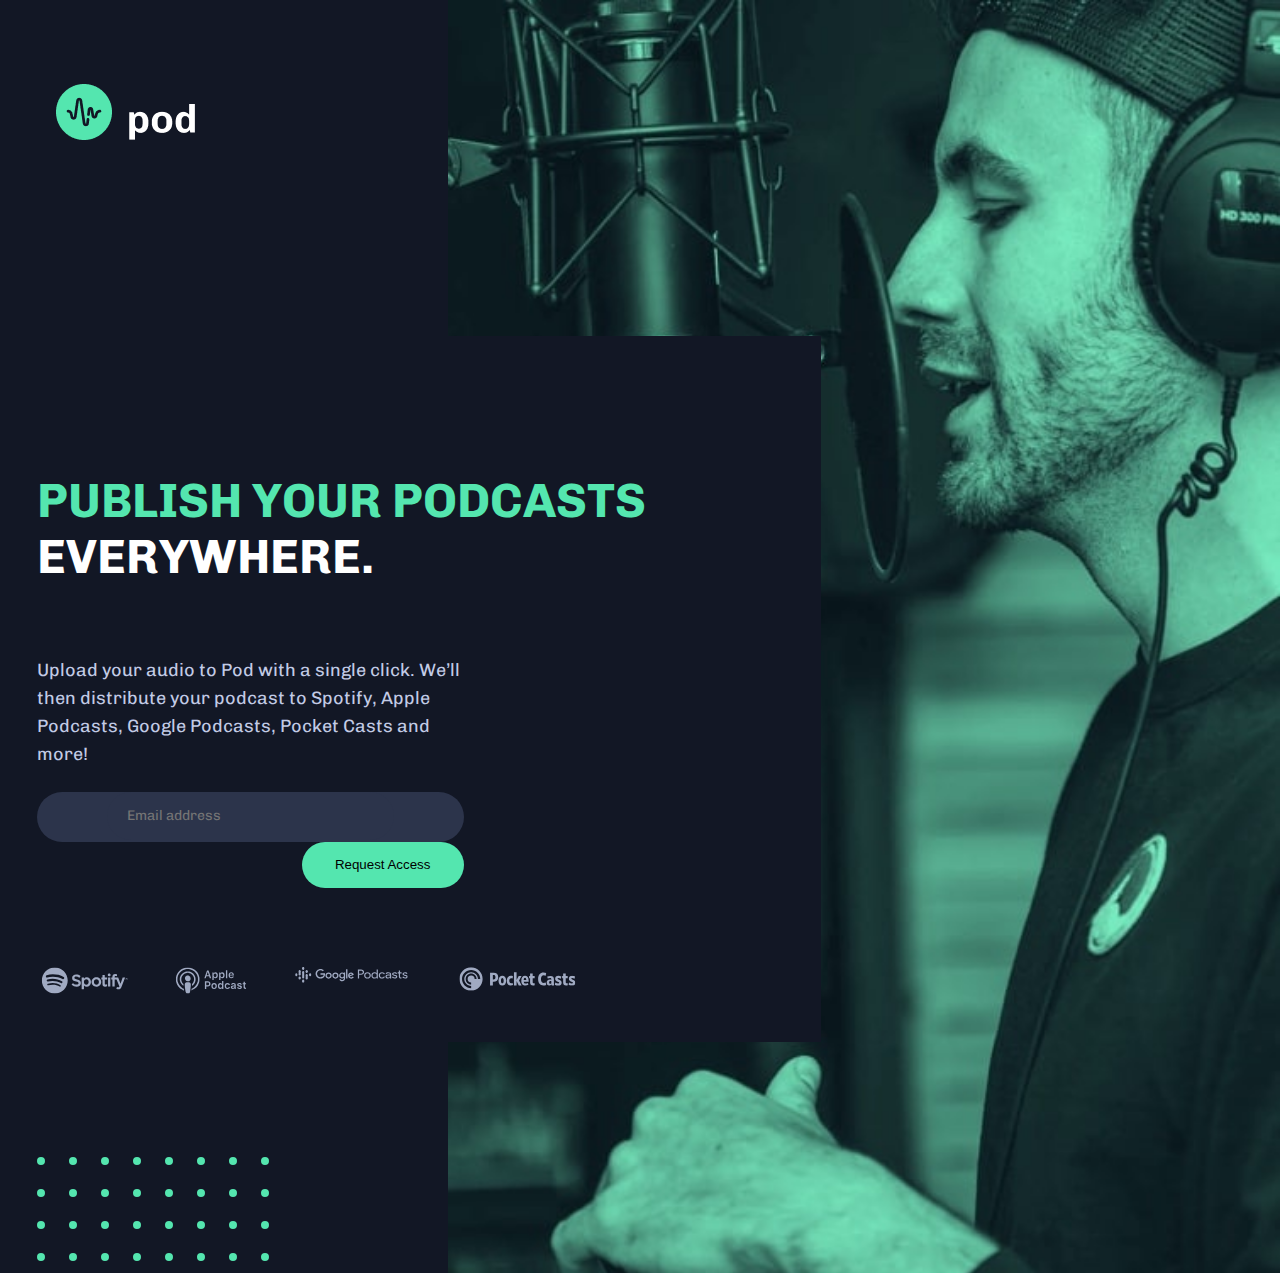
<file: index.html>
<!DOCTYPE html>
<html lang="en">
  <head>
    <meta charset="UTF-8" />
    <meta name="viewport" content="width=device-width, initial-scale=1.0" />

    <link rel="preconnect" href="https://fonts.googleapis.com">
<link rel="preconnect" href="https://fonts.gstatic.com" crossorigin>
<link href="https://fonts.googleapis.com/css2?family=Chivo:wght@100;400&display=swap" rel="stylesheet">


    <link
      href="https://cdn.jsdelivr.net/npm/bootstrap@5.3.0-alpha1/dist/css/bootstrap.min.css"
      rel="stylesheet"
      integrity="sha384-GLhlTQ8iRABdZLl6O3oVMWSktQOp6b7In1Zl3/Jr59b6EGGoI1aFkw7cmDA6j6gD"
      crossorigin="anonymous"
    />

    <link
      rel="icon"
      type="image/png"
      sizes="32x32"
      href="./assets/favicon-32x32.png"
    />
    <link rel="stylesheet" href="./styles.css" />

    <title>Pod request access landing page</title>
  </head>
  <body>
    <div class="main-div">
      <div class="logo">
        <img src="images/logo.png" alt="" />
        <img class="pod" src="images/pod.png" alt="" />
      </div>
      <div class="main-img">
        <img class="img" src="images/image-host.jpg" alt="" />
      </div>
      <div class="main-container">
        <h1>Publish your podcasts <span>everywhere.</span></h1>
        <p class="text">
          Upload your audio to Pod with a single click. We’ll then distribute
          your podcast to Spotify, Apple Podcasts, Google Podcasts, Pocket Casts
          and more!
        </p>
        <div class="footer">
          
          <svg class="icons f-icon"width="96" height="29" xmlns="http://www.w3.org/2000/svg"><defs><filter id="a"><feColorMatrix in="SourceGraphic" values="0 0 0 0 0.353480 0 0 0 0 0.401652 0 0 0 0 0.540147 0 0 0 1.000000 0"/></filter></defs><g filter="url(#a)" fill="none" fill-rule="evenodd"><path d="M14.425.048C6.482.048.043 6.52.043 14.503c0 7.984 6.44 14.456 14.382 14.456 7.944 0 14.382-6.472 14.382-14.456C28.807 6.52 22.369.05 14.425.05V.048zm6.595 20.849a.893.893 0 01-1.233.298c-3.376-2.073-7.627-2.542-12.633-1.393a.897.897 0 01-1.073-.678.9.9 0 01.674-1.079c5.478-1.258 10.177-.716 13.968 1.612.423.261.557.815.297 1.24zm1.76-3.936a1.118 1.118 0 01-1.542.371c-3.865-2.388-9.758-3.08-14.33-1.685a1.122 1.122 0 01-1.4-.75 1.13 1.13 0 01.748-1.406c5.223-1.593 11.716-.822 16.155 1.92a1.13 1.13 0 01.37 1.55zm.152-4.099C18.297 10.095 10.649 9.84 6.224 11.19a1.344 1.344 0 01-1.678-.9 1.354 1.354 0 01.897-1.687c5.08-1.55 13.525-1.25 18.862 1.933.64.382.85 1.212.47 1.853a1.34 1.34 0 01-1.843.473zm16.24.53c-2.484-.595-2.926-1.013-2.926-1.89 0-.83.777-1.388 1.932-1.388 1.12 0 2.23.424 3.394 1.296a.16.16 0 00.122.03.16.16 0 00.108-.066l1.213-1.718a.164.164 0 00-.031-.222c-1.386-1.118-2.946-1.661-4.77-1.661-2.68 0-4.554 1.617-4.554 3.931 0 2.482 1.616 3.36 4.409 4.039 2.375.55 2.777 1.01 2.777 1.834 0 .913-.811 1.481-2.116 1.481-1.45 0-2.633-.492-3.955-1.641a.16.16 0 00-.23.017l-1.36 1.626a.165.165 0 00.015.228c1.539 1.38 3.431 2.11 5.475 2.11 2.888 0 4.755-1.587 4.755-4.043.005-2.073-1.23-3.221-4.254-3.96l-.005-.003zm10.794-2.461c-1.252 0-2.279.496-3.127 1.511V11.3a.163.163 0 00-.161-.164h-2.224a.163.163 0 00-.162.164v12.705c0 .09.072.164.162.164h2.224c.089 0 .161-.074.161-.164v-4.01c.848.955 1.875 1.422 3.127 1.422 2.327 0 4.684-1.8 4.684-5.242.003-3.442-2.353-5.243-4.682-5.243h-.002zm2.097 5.243c0 1.752-1.073 2.976-2.612 2.976-1.52 0-2.667-1.28-2.667-2.976 0-1.697 1.147-2.976 2.667-2.976 1.513 0 2.612 1.251 2.612 2.976zm8.623-5.243c-2.997 0-5.344 2.32-5.344 5.28 0 2.93 2.332 5.224 5.308 5.224 3.007 0 5.362-2.311 5.362-5.26 0-2.94-2.34-5.244-5.326-5.244zm0 8.236c-1.594 0-2.796-1.288-2.796-2.994 0-1.714 1.161-2.957 2.76-2.957 1.604 0 2.813 1.287 2.813 2.995 0 1.713-1.168 2.956-2.777 2.956zm11.724-8.032h-2.447V8.621a.163.163 0 00-.161-.164h-2.224a.164.164 0 00-.163.164v2.514h-1.069a.163.163 0 00-.161.164v1.92c0 .09.072.165.161.165h1.069v4.97c0 2.008.994 3.026 2.957 3.026.797 0 1.458-.166 2.081-.521a.16.16 0 00.083-.142v-1.83a.163.163 0 00-.235-.145 2.795 2.795 0 01-1.306.316c-.712 0-1.032-.326-1.032-1.054v-4.62h2.447c.09 0 .162-.073.162-.163V11.3a.158.158 0 00-.16-.164h-.002zm8.525.01v-.309c0-.908.347-1.313 1.124-1.313.463 0 .836.092 1.253.232a.163.163 0 00.213-.156V7.716a.162.162 0 00-.115-.157 6.063 6.063 0 00-1.848-.267c-2.052 0-3.14 1.163-3.14 3.36v.473h-1.067a.164.164 0 00-.163.164v1.93c0 .09.073.165.163.165h1.068v7.665c0 .091.074.164.163.164h2.222a.162.162 0 00.163-.164v-7.665h2.077l3.18 7.665c-.36.804-.716.965-1.2.965-.392 0-.806-.118-1.226-.35a.176.176 0 00-.13-.013.162.162 0 00-.095.088l-.754 1.662a.164.164 0 00.07.213c.787.428 1.496.61 2.374.61 1.641 0 2.55-.769 3.348-2.837l3.858-10.018a.16.16 0 00-.018-.152.158.158 0 00-.132-.072h-2.315a.163.163 0 00-.154.11l-2.372 6.807-2.597-6.811a.162.162 0 00-.15-.106h-3.8zm-4.942-.01h-2.224a.164.164 0 00-.163.164v9.75c0 .091.074.164.163.164h2.224c.09 0 .163-.073.163-.164v-9.75a.163.163 0 00-.163-.163zm-1.1-4.44c-.88 0-1.595.717-1.595 1.603A1.6 1.6 0 0074.894 9.9c.88 0 1.593-.717 1.593-1.603s-.714-1.602-1.593-1.602zm19.479 7.575c-.88 0-1.565-.71-1.565-1.573 0-.862.694-1.58 1.574-1.58.879 0 1.564.71 1.564 1.571 0 .863-.694 1.582-1.573 1.582zm.009-2.997c-.802 0-1.409.64-1.409 1.424 0 .784.603 1.416 1.4 1.416.802 0 1.408-.64 1.408-1.425 0-.784-.603-1.415-1.4-1.415zm.346 1.577l.444.623h-.375l-.398-.572h-.342v.572h-.313v-1.651h.732c.383 0 .634.196.634.526.001.271-.155.437-.38.502h-.002zm-.264-.745h-.407v.522h.407c.203 0 .325-.1.325-.261 0-.17-.122-.26-.325-.26z" fill="#1ED760" fill-rule="nonzero"/></g></svg>
          <svg class="icons"width="78" height="29" xmlns="http://www.w3.org/2000/svg"><defs><filter id="a"><feColorMatrix in="SourceGraphic" values="0 0 0 0 0.352941 0 0 0 0 0.400000 0 0 0 0 0.541176 0 0 0 1.000000 0"/></filter></defs><g transform="translate(-136)" filter="url(#a)" fill="none" fill-rule="evenodd"><path d="M149.085 16.359c.181-.001.357.006.526.02l.017-.01c.218.028.65.084 1.05.212.403.125.768.322 1.053.524.276.2.478.408.603.661.126.253.19.554.227 1.046.025.494.025 1.178-.088 2.455a88.802 88.802 0 01-.516 4.338c-.176 1.203-.302 1.729-.465 2.117-.164.401-.378.664-.617.852a2.01 2.01 0 01-.78.363c-.264.063-.503.063-.73.063-.226 0-.44 0-.73-.063-.289-.062-.666-.175-.943-.4a1.534 1.534 0 01-.316-.338c-.485-.494-.699-1.424-1.02-3.649-.532-3.683-.648-5.962-.34-6.685.409-.957 1.517-1.5 3.069-1.506zM149.098 0c3.639 0 6.928 1.4 9.433 4.02 1.906 1.977 2.977 4.069 3.526 6.824.187.918.187 3.419.012 4.45a13.21 13.21 0 01-5.046 8.23c-.947.713-3.265 1.959-3.638 1.959-.137 0-.15-.142-.088-.715.113-.92.225-1.111.748-1.33.835-.348 2.255-1.357 3.127-2.23a11.87 11.87 0 003.128-5.494c.324-1.28.286-4.127-.075-5.445-1.134-4.19-4.56-7.446-8.76-8.316-1.22-.249-3.438-.249-4.672 0-4.248.87-7.762 4.288-8.834 8.59-.286 1.168-.286 4.015 0 5.183.71 2.847 2.555 5.457 4.972 7.01.473.312 1.046.635 1.283.734.524.224.636.41.735 1.33.063.56.05.721-.087.721-.087 0-.723-.273-1.395-.596l-.063-.046c-3.85-1.89-6.317-5.087-7.214-9.34-.224-1.098-.262-3.717-.05-4.724.56-2.704 1.632-4.818 3.414-6.688 2.567-2.7 5.869-4.127 9.544-4.127zm29.381 17.319c1.89 0 3.05 1.25 3.05 3.31 0 2.066-1.153 3.31-3.05 3.31-1.903 0-3.051-1.244-3.051-3.31 0-2.053 1.166-3.31 3.051-3.31zm28.166 0c1.508 0 2.454.669 2.558 1.827h-1.351c-.105-.448-.528-.733-1.201-.733-.655 0-1.148.314-1.148.773 0 .361.301.582.94.728l1.119.256c1.212.273 1.775.797 1.775 1.733 0 1.222-1.12 2.037-2.703 2.037-1.584 0-2.582-.687-2.692-1.845h1.421c.14.472.586.75 1.305.75.725 0 1.23-.32 1.23-.79 0-.361-.273-.588-.876-.722l-1.125-.262c-1.218-.279-1.792-.843-1.792-1.803 0-1.152 1.044-1.95 2.54-1.95zm-13.375 0c1.63 0 2.616.93 2.766 2.269h-1.368c-.134-.617-.61-1.059-1.398-1.059-.986 0-1.572.762-1.572 2.083 0 1.338.591 2.118 1.572 2.118.748 0 1.247-.355 1.398-1.019h1.368c-.156 1.333-1.154 2.229-2.76 2.229-1.909 0-3.034-1.234-3.034-3.328 0-2.066 1.12-3.293 3.028-3.293zm6.705 0c1.63 0 2.546.797 2.546 2.147v4.346h-1.386v-.873h-.099c-.353.617-1.05.977-1.879.977-1.224 0-2.1-.744-2.1-1.908 0-1.152.865-1.815 2.407-1.908L201.1 20v-.535c0-.623-.417-.972-1.195-.972-.661 0-1.113.233-1.247.663h-1.357c.116-1.123 1.166-1.838 2.674-1.838zm-11.235-2.333v8.826h-1.392v-1.007h-.099c-.36.698-1.09 1.111-1.972 1.111-1.607 0-2.61-1.268-2.61-3.293 0-2.013 1.009-3.28 2.61-3.28.87 0 1.59.418 1.926 1.116h.098v-3.473h1.439zm23.903.902v1.6H214v1.152h-1.357v3.124c0 .628.267.907.87.907.203 0 .313-.011.487-.029v1.129c-.209.04-.476.07-.754.07-1.456 0-2.036-.495-2.036-1.728V18.64h-1.003v-1.152h1.003v-1.6h1.433zm-41.037-.472c1.67 0 2.813 1.147 2.813 2.84 0 1.664-1.184 2.804-2.877 2.804h-1.816v2.752h-1.496v-8.396zm29.494 5.557l-1.433.093c-.806.052-1.183.343-1.183.86 0 .536.458.856 1.096.856.87 0 1.52-.564 1.52-1.303v-.506zm-22.621-2.444c-1.003 0-1.578.774-1.578 2.1 0 1.333.575 2.1 1.578 2.1 1.003 0 1.572-.767 1.572-2.1 0-1.326-.574-2.1-1.572-2.1zm7.245.04c-.98 0-1.584.78-1.584 2.06 0 1.286.597 2.06 1.584 2.06.991 0 1.595-.78 1.595-2.06 0-1.268-.61-2.06-1.595-2.06zM151.03 4.532c4.336.963 7.413 5.295 6.815 9.593-.237 1.731-.835 3.153-1.894 4.475-.523.667-1.794 1.787-2.018 1.787-.034 0-.068-.35-.074-.8V18.51l.647-.77c2.442-2.92 2.268-6.996-.399-9.672-1.034-1.041-2.23-1.653-3.775-1.935-.997-.184-1.209-.184-2.255-.012-1.589.258-2.82.872-3.913 1.951-2.679 2.648-2.853 6.746-.41 9.668l.642.77v.945c0 .522-.041.945-.092.945-.05 0-.411-.249-.798-.56l-.052-.017c-1.296-1.032-2.442-2.862-2.915-4.657-.287-1.084-.287-3.145.012-4.226.785-2.919 2.94-5.181 5.93-6.244 1.023-.36 3.29-.441 4.549-.164zm20.181 12.142h-1.485v3.142h1.48c1.067 0 1.693-.559 1.693-1.56 0-1.03-.609-1.582-1.688-1.582zM150.42 9.288a3.12 3.12 0 011.977 2.9 3.116 3.116 0 01-3.119 3.113 3.118 3.118 0 01-2.664-1.495l-.054-.072c-.323-.481-.494-1.069-.5-1.738 0-1.138.635-2.13 1.731-2.71.698-.366 1.931-.366 2.63.002zm37.08-3.86c1.606 0 2.615 1.244 2.615 3.286 0 2.03-.997 3.287-2.598 3.287-.91 0-1.613-.395-1.937-1.07h-.1v3.083h-1.438V5.532h1.387v1.053h.098c.366-.722 1.102-1.158 1.972-1.158zm-7.518 0c1.607 0 2.616 1.244 2.616 3.286 0 2.03-.997 3.287-2.598 3.287-.911 0-1.613-.395-1.938-1.07h-.098v3.083h-1.439V5.532h1.387v1.053h.098c.366-.722 1.102-1.158 1.972-1.158zm17.558-.024c1.81 0 2.894 1.204 2.894 3.211v.466h-4.431v.075c.034 1.06.643 1.722 1.589 1.722.713 0 1.206-.261 1.415-.733h1.363c-.26 1.158-1.322 1.88-2.819 1.88-1.867 0-2.993-1.24-2.993-3.288 0-2.047 1.143-3.333 2.982-3.333zm-4.484-2.333v8.826h-1.438V3.07h1.438zm-20.794.43l2.976 8.396h-1.607l-.708-2.147h-3.08l-.719 2.147h-1.514l2.97-8.396h1.682zm7.274 3.154c-.98 0-1.595.79-1.601 2.06.006 1.273.615 2.059 1.595 2.059.997 0 1.59-.774 1.59-2.06s-.598-2.06-1.584-2.06zm7.517 0c-.98 0-1.595.79-1.601 2.06.006 1.273.615 2.059 1.595 2.059.998 0 1.59-.774 1.59-2.06s-.598-2.06-1.584-2.06zM171.437 5.1h-.098l-1.149 3.462h2.384L171.437 5.1zm26.096 1.449c-.859 0-1.462.617-1.526 1.547h2.988c-.03-.942-.598-1.547-1.462-1.547z" fill="#FFF" fill-rule="nonzero"/></g></svg>
          <svg class="icons"width="125" height="18" xmlns="http://www.w3.org/2000/svg"><defs><filter id="a"><feColorMatrix in="SourceGraphic" values="0 0 0 0 0.352941 0 0 0 0 0.400000 0 0 0 0 0.541176 0 0 0 1.000000 0"/></filter></defs><g transform="translate(-255 -6)" filter="url(#a)" fill="none" fill-rule="evenodd"><g fill-rule="nonzero"><g transform="translate(255 6)"><path fill="#FAB908" d="M7.72 11.91h2.205V5.558H7.719v3.705z"/><ellipse fill="#0066D9" cx="1.103" cy="8.138" rx="1.103" ry="1.092"/><ellipse fill="#0066D9" cx="1.103" cy="9.329" rx="1.103" ry="1.092"/><path fill="#0066D9" d="M0 8.138h2.205v1.191H0z"/><ellipse fill="#4285F4" cx="16.541" cy="9.329" rx="1.103" ry="1.092"/><ellipse fill="#4285F4" cx="16.541" cy="8.138" rx="1.103" ry="1.092"/><path fill="#4285F4" d="M17.644 9.33H15.44V8.139h2.205z"/><ellipse fill="#EA4335" cx="4.912" cy="11.711" rx="1.103" ry="1.092"/><ellipse fill="#EA4335" cx="4.912" cy="12.902" rx="1.103" ry="1.092"/><path fill="#EA4335" d="M3.809 11.711h2.205v1.191H3.809z"/><ellipse fill="#EA4335" cx="4.912" cy="4.565" rx="1.103" ry="1.092"/><ellipse fill="#EA4335" cx="4.912" cy="8.436" rx="1.103" ry="1.092"/><path fill="#EA4335" d="M3.809 4.565h2.205v3.896H3.809z"/><ellipse fill="#34A853" cx="12.732" cy="5.756" rx="1.103" ry="1.092"/><ellipse fill="#34A853" cx="12.732" cy="4.565" rx="1.103" ry="1.092"/><path fill="#34A853" d="M13.834 5.757H11.63V4.566h2.205z"/><ellipse fill="#FAB908" cx="8.822" cy="2.283" rx="1.103" ry="1.092"/><ellipse fill="#FAB908" cx="8.822" cy="1.092" rx="1.103" ry="1.092"/><path fill="#FAB908" d="M9.925 2.282H7.72v-1.19h2.205z"/><ellipse fill="#FAB908" cx="8.822" cy="16.376" rx="1.103" ry="1.092"/><ellipse fill="#FAB908" cx="8.822" cy="15.185" rx="1.103" ry="1.092"/><path fill="#FAB908" d="M9.925 16.376H7.72v-1.19h2.205z"/><ellipse fill="#34A853" cx="12.732" cy="12.902" rx="1.103" ry="1.092"/><ellipse fill="#34A853" cx="12.732" cy="9.032" rx="1.103" ry="1.092"/><path fill="#34A853" d="M13.834 12.902H11.63v-3.87h2.205z"/><ellipse fill="#FAB908" cx="8.822" cy="5.558" rx="1.103" ry="1.092"/><ellipse fill="#FAB908" cx="8.822" cy="11.91" rx="1.103" ry="1.092"/></g><path d="M325.95 18.802h-1.349V8.95h3.578c.89 0 1.659.278 2.309.833.65.555.975 1.254.975 2.098 0 .844-.325 1.544-.975 2.099-.65.555-1.42.833-2.31.833h-2.228v3.99zm0-5.201h2.258c.567 0 1.021-.18 1.364-.537.342-.358.513-.752.513-1.184 0-.43-.171-.825-.513-1.183-.343-.358-.797-.537-1.364-.537h-2.258v3.44zm6.631-.73c.694-.688 1.579-1.032 2.654-1.032s1.96.342 2.654 1.025c.694.684 1.04 1.54 1.04 2.567 0 1.027-.346 1.883-1.04 2.566-.694.684-1.579 1.025-2.654 1.025s-1.96-.341-2.654-1.025c-.694-.683-1.04-1.539-1.04-2.566 0-1.028.346-1.88 1.04-2.56zm.997 4.335c.47.44 1.022.66 1.657.66s1.185-.222 1.65-.667c.464-.445.696-1.034.696-1.768s-.232-1.324-.697-1.769a2.304 2.304 0 00-1.649-.667c-.635 0-1.185.223-1.65.667-.464.445-.696 1.035-.696 1.769s.23 1.325.69 1.775zm9.417 1.816c-.929 0-1.73-.344-2.404-1.032-.675-.688-1.012-1.54-1.012-2.56 0-1.018.337-1.87 1.012-2.559.674-.688 1.475-1.032 2.404-1.032.547 0 1.039.11 1.473.33.435.22.76.496.975.826h.06l-.06-.936V8.95h1.35v9.853h-1.29v-.936h-.06c-.215.33-.54.606-.975.826-.434.22-.926.33-1.473.33zm.22-1.156c.635 0 1.175-.22 1.62-.66.445-.44.667-1.032.667-1.775 0-.743-.222-1.335-.667-1.775a2.217 2.217 0 00-1.62-.66c-.626 0-1.163.222-1.613.666-.45.445-.674 1.035-.674 1.769s.225 1.323.674 1.768c.45.445.987.667 1.613.667zm8.258 1.156c-1.075 0-1.96-.341-2.653-1.025-.694-.683-1.041-1.539-1.041-2.566 0-1.028.347-1.883 1.04-2.567.695-.683 1.58-1.025 2.654-1.025.802 0 1.467.184 1.994.55.528.368.914.83 1.159 1.39l-1.232.482c-.371-.844-1.04-1.266-2.009-1.266-.596 0-1.121.23-1.576.688-.454.459-.681 1.041-.681 1.748 0 .706.227 1.289.681 1.747.455.46.98.688 1.576.688 1.007 0 1.701-.422 2.082-1.266l1.203.482c-.245.55-.638 1.012-1.18 1.383-.543.372-1.215.557-2.017.557zm6.397 0c-.762 0-1.4-.206-1.913-.619-.514-.413-.77-.959-.77-1.637 0-.734.303-1.31.909-1.727.606-.418 1.354-.627 2.243-.627.792 0 1.442.138 1.95.413v-.192c0-.496-.18-.893-.542-1.19-.362-.299-.807-.448-1.335-.448-.39 0-.745.087-1.063.262-.317.174-.535.412-.652.715l-1.232-.495c.167-.404.494-.778.983-1.122.488-.344 1.134-.516 1.935-.516.919 0 1.681.252 2.287.757.606.505.91 1.216.91 2.133v4.073h-1.29v-.936h-.06c-.537.771-1.324 1.156-2.36 1.156zm.22-1.156c.557 0 1.063-.194 1.517-.584.455-.39.682-.851.682-1.383-.381-.294-.953-.44-1.715-.44-.655 0-1.149.132-1.481.398-.332.266-.499.578-.499.936 0 .33.152.592.455.785.303.192.65.288 1.04.288zm7.437 1.156c-.801 0-1.463-.183-1.986-.55a3.298 3.298 0 01-1.151-1.376l1.202-.468c.381.844 1.031 1.266 1.95 1.266.42 0 .765-.087 1.034-.261.268-.175.403-.404.403-.688 0-.44-.328-.739-.983-.895l-1.451-.33a3.545 3.545 0 01-1.305-.626c-.41-.308-.616-.723-.616-1.246 0-.596.281-1.08.843-1.452.562-.371 1.23-.557 2.002-.557.635 0 1.202.135 1.7.406.499.27.856.658 1.07 1.163l-1.172.454c-.264-.596-.811-.894-1.642-.894-.401 0-.738.078-1.012.234-.274.155-.41.366-.41.633 0 .385.317.646.953.784l1.422.316c.674.147 1.173.4 1.495.757.323.358.484.762.484 1.211 0 .606-.264 1.11-.792 1.514-.528.404-1.207.605-2.038.605zm6.866-.11c-.753 0-1.327-.188-1.723-.564-.396-.376-.594-.908-.594-1.596v-3.537h-1.26V12.06h1.26V9.995h1.35v2.064h1.759v1.156h-1.76v3.44c0 .734.323 1.101.968 1.101.244 0 .45-.036.616-.11l.469 1.087c-.293.12-.655.18-1.085.18zm4.725.11c-.801 0-1.464-.183-1.987-.55a3.298 3.298 0 01-1.15-1.376l1.202-.468c.381.844 1.031 1.266 1.95 1.266.42 0 .765-.087 1.033-.261.27-.175.404-.404.404-.688 0-.44-.328-.739-.983-.895l-1.451-.33a3.545 3.545 0 01-1.305-.626c-.41-.308-.616-.723-.616-1.246 0-.596.281-1.08.843-1.452.562-.371 1.23-.557 2.001-.557.636 0 1.203.135 1.701.406.499.27.855.658 1.07 1.163l-1.172.454c-.264-.596-.812-.894-1.643-.894-.4 0-.737.078-1.011.234-.274.155-.41.366-.41.633 0 .385.317.646.952.784l1.422.316c.675.147 1.173.4 1.496.757.322.358.484.762.484 1.211 0 .606-.264 1.11-.792 1.514-.528.404-1.207.605-2.038.605z" fill="#6A6C6F"/><path d="M277.59 13.666c0-2.946 2.494-5.333 5.47-5.333 1.641 0 2.81.64 3.693 1.473l-1.046 1.026a3.732 3.732 0 00-2.648-1.046c-2.165 0-3.858 1.727-3.858 3.87 0 2.144 1.693 3.87 3.858 3.87 1.406 0 2.206-.558 2.72-1.066.42-.417.697-1.016.8-1.829h-3.52V13.18h4.956c.051.264.082.569.082.914 0 1.097-.297 2.448-1.272 3.403-.954.975-2.165 1.493-3.766 1.493-2.975 0-5.468-2.387-5.468-5.323zm14.458-1.473c1.918 0 3.478 1.443 3.478 3.434 0 1.98-1.56 3.433-3.478 3.433-1.92 0-3.479-1.452-3.479-3.433 0-1.991 1.56-3.434 3.479-3.434zm0 5.506c1.046 0 1.96-.853 1.96-2.082 0-1.24-.914-2.083-1.96-2.083-1.057 0-1.96.843-1.96 2.083 0 1.229.913 2.082 1.96 2.082zm7.592-5.506c1.919 0 3.479 1.443 3.479 3.434 0 1.98-1.56 3.433-3.479 3.433-1.918 0-3.478-1.452-3.478-3.433 0-1.991 1.56-3.434 3.478-3.434zm0 5.506c1.047 0 1.96-.853 1.96-2.082 0-1.24-.903-2.083-1.96-2.083s-1.96.843-1.96 2.083c0 1.229.914 2.082 1.96 2.082zm9.317-5.394h1.457v6.166c0 2.54-1.509 3.576-3.294 3.576-1.683 0-2.698-1.118-3.078-2.032l1.324-.548c.236.558.81 1.219 1.744 1.219 1.139 0 1.847-.701 1.847-2.012v-.497h-.052c-.338.416-.995.782-1.826.782-1.734 0-3.324-1.504-3.324-3.424 0-1.94 1.59-3.443 3.324-3.443.831 0 1.488.365 1.826.772h.052v-.559zm-1.744 5.303c1.036 0 1.857-.864 1.846-2.073 0-1.208-.81-2.092-1.846-2.092-1.047 0-1.93.884-1.93 2.092 0 1.2.883 2.073 1.93 2.073zm4.237 1.219V8.74h1.519v10.087h-1.519zm5.695-1.128c.78 0 1.313-.376 1.713-.945l1.18.783c-.39.558-1.303 1.523-2.893 1.523-1.97 0-3.438-1.513-3.438-3.433 0-2.042 1.488-3.434 3.273-3.434 1.796 0 2.678 1.412 2.966 2.184l.154.386-4.638 1.9c.359.68.903 1.036 1.683 1.036zm-.113-4.185c-.78 0-1.857.68-1.816 2.001l3.098-1.27c-.164-.436-.677-.731-1.282-.731z" fill="#65696D"/></g></g></svg>
          <svg class="icons"width="129" height="26" xmlns="http://www.w3.org/2000/svg" xmlns:xlink="http://www.w3.org/1999/xlink"><defs><filter id="a"><feColorMatrix in="SourceGraphic" values="0 0 0 0 0.352941 0 0 0 0 0.400000 0 0 0 0 0.541176 0 0 0 1.000000 0"/></filter><path id="b" d="M0 0h7.858v11.143H0z"/></defs><g transform="translate(-407 -2)" filter="url(#a)" fill="none" fill-rule="evenodd"><path d="M419.873 1.996c7.11 0 12.874 5.783 12.874 12.915 0 7.134-5.763 12.917-12.874 12.917-7.11 0-12.873-5.783-12.873-12.917 0-7.132 5.763-12.915 12.873-12.915zm.12 2.87c-5.596 0-10.132 4.551-10.132 10.165 0 5.614 4.536 10.166 10.132 10.166v-2.541c-4.197 0-7.599-3.414-7.599-7.625 0-4.21 3.402-7.623 7.599-7.623s7.598 3.413 7.598 7.623h2.533c0-5.614-4.536-10.165-10.131-10.165zm0 4.067c-3.358 0-6.08 2.73-6.08 6.098 0 3.369 2.722 6.1 6.08 6.1v-2.219a3.875 3.875 0 01-3.869-3.88 3.875 3.875 0 013.869-3.882 3.875 3.875 0 013.868 3.881h2.21c0-3.368-2.72-6.098-6.078-6.098z" fill="#E86357" fill-rule="nonzero"/><path d="M441.016 22.105V8.04h3.806c3.424 0 5.267 1.628 5.267 4.884 0 3.637-2.183 5.143-5.187 5.143h-.782v4.038h-3.104zm3.765-6.57c1.483 0 2.224-.804 2.224-2.512 0-1.748-.741-2.411-2.183-2.411h-.722v4.923h.681M454.635 22.307c-2.365 0-4.247-1.829-4.247-5.385 0-3.597 1.902-5.446 4.266-5.446 2.344 0 4.247 1.85 4.247 5.405 0 3.578-1.903 5.426-4.266 5.426m-.021-8.36c-.901 0-1.462.966-1.462 2.934 0 1.99.581 2.974 1.502 2.974.901 0 1.482-.984 1.482-2.953 0-1.99-.601-2.954-1.522-2.954M464.006 22.267c-2.784 0-4.427-1.95-4.427-5.345 0-3.316 1.683-5.406 4.587-5.406.922 0 1.622.18 2.303.443l-.441 2.532c-.48-.222-1.04-.403-1.622-.403-1.342 0-2.043 1.166-2.043 2.793 0 1.769.701 2.814 2.084 2.814.52 0 1.06-.161 1.641-.382l.441 2.432a6.654 6.654 0 01-2.523.522M470.474 17.123v4.984h-2.905V7.618h2.905v8.58l2.363-4.5h3.184l-2.824 4.982 2.905 5.427h-3.225l-2.403-4.984" fill="#231F20" fill-rule="nonzero"/><path d="M475.718 16.941c0-3.576 1.824-5.465 4.128-5.465 2.443 0 4.086 1.868 4.086 5.526v.944h-5.51c.102 1.427.883 2.13 2.164 2.13.762 0 1.663-.241 2.484-.622l.52 2.05a7.528 7.528 0 01-3.304.763c-2.544 0-4.568-1.346-4.568-5.326zm5.53-.743c-.06-1.567-.522-2.49-1.402-2.49-.903 0-1.363.963-1.423 2.49h2.825M485.491 18.99v-4.902h-1.12v-2.391h1.12V8.965h2.885v2.732h2.203v2.391h-2.203v4.482c0 .863.46 1.225 1.241 1.225.341 0 .642-.06.962-.14v2.37c-.441.14-1.062.222-1.782.222-2.203 0-3.306-.904-3.306-3.256M500.331 22.267c-3.645 0-5.93-2.33-5.93-7.174 0-4.661 2.345-7.214 5.95-7.214 1.202 0 2.204.241 2.985.543l-.481 2.854c-.62-.261-1.342-.503-2.203-.503-1.922 0-3.065 1.527-3.065 4.28 0 2.833 1.082 4.32 3.125 4.32.78 0 1.522-.2 2.163-.482l.5 2.773a7.978 7.978 0 01-3.044.603M506.698 22.247c-1.622 0-2.763-1.045-2.763-3.296 0-1.005.28-1.847.821-2.371.58-.603 1.442-.904 2.743-.904.562 0 1.122.08 1.603.181v-.583c0-.884-.401-1.366-1.482-1.366-.841 0-1.743.24-2.544.583l-.54-2.21c1.041-.422 2.263-.744 3.604-.744 2.624 0 3.806 1.124 3.806 3.516v5.205l.22 1.849h-2.523l-.36-.905c-.762.663-1.503 1.045-2.585 1.045m2.404-2.35v-2.473c-.28-.06-.601-.08-.941-.08-.601 0-.941.12-1.182.341-.22.242-.34.603-.34 1.126 0 1.044.46 1.466 1.26 1.466.402 0 .822-.16 1.203-.38M516.772 22.287a8.059 8.059 0 01-3.827-.965l.581-2.35c1.103.602 2.203.964 3.205.964.742 0 1.142-.321 1.142-.764 0-.441-.24-.643-1.642-1.205-1.943-.784-2.905-1.527-2.905-3.276 0-1.93 1.322-3.175 3.646-3.175 1.18 0 2.263.282 3.244.765l-.58 2.35c-.902-.462-1.823-.764-2.664-.764-.62 0-.962.262-.962.684 0 .402.22.602 1.603 1.166 2.184.863 2.944 1.667 2.944 3.315 0 2.17-1.522 3.255-3.785 3.255M522.218 18.99v-4.902h-1.122v-2.391h1.122V8.965h2.884v2.732h2.203v2.391h-2.203v4.482c0 .863.461 1.225 1.241 1.225.341 0 .641-.06.962-.14v2.37c-.44.14-1.062.222-1.783.222-2.203 0-3.304-.904-3.304-3.256" fill="#231F20" fill-rule="nonzero"/><g transform="translate(527.939 11.28)"><mask id="c" fill="#fff"><use xlink:href="#b"/></mask><path d="M4.072 11.006a8.059 8.059 0 01-3.826-.965l.58-2.35c1.103.602 2.204.965 3.205.965.741 0 1.143-.322 1.143-.764s-.241-.644-1.643-1.206C1.588 5.903.627 5.16.627 3.411.627 1.48 1.949.236 4.272.236c1.181 0 2.263.281 3.244.764l-.58 2.35c-.902-.462-1.823-.764-2.664-.764-.62 0-.961.263-.961.685 0 .401.22.602 1.602 1.165 2.183.863 2.943 1.667 2.943 3.315 0 2.17-1.52 3.255-3.784 3.255" fill="#231F20" fill-rule="nonzero" mask="url(#c)"/></g></g></svg>
        </div>
        <form name="form1" action="">
          <div class="mail">
            <input type="email"class="" onclick="clickCheck(document.form1.text1)"name="text1"placeholder="Email address"aria-label="Recipient's username"aria-describedby="basic-addon2"/>
            <button class="button" type="button" onclick="ValidateEmail(document.form1.text1)">Request Access</button>
            <p id="alert"></p>
          </div>
        </form>
      </div>
      <div class="dots">
        <svg width="232" height="104" xmlns="http://www.w3.org/2000/svg"><path d="M4 96a4 4 0 110 8 4 4 0 010-8zm224 0a4 4 0 110 8 4 4 0 010-8zm-32 0a4 4 0 110 8 4 4 0 010-8zm-32 0a4 4 0 110 8 4 4 0 010-8zm-32 0a4 4 0 110 8 4 4 0 010-8zm-32 0a4 4 0 110 8 4 4 0 010-8zm-32 0a4 4 0 110 8 4 4 0 010-8zm-32 0a4 4 0 110 8 4 4 0 010-8zm192-32a4 4 0 110 8 4 4 0 010-8zM4 64a4 4 0 110 8 4 4 0 010-8zm32 0a4 4 0 110 8 4 4 0 010-8zm32 0a4 4 0 110 8 4 4 0 010-8zm32 0a4 4 0 110 8 4 4 0 010-8zm32 0a4 4 0 110 8 4 4 0 010-8zm32 0a4 4 0 110 8 4 4 0 010-8zm32 0a4 4 0 110 8 4 4 0 010-8zm32-32a4 4 0 110 8 4 4 0 010-8zm-32 0a4 4 0 110 8 4 4 0 010-8zm-32 0a4 4 0 110 8 4 4 0 010-8zm-32 0a4 4 0 110 8 4 4 0 010-8zm-32 0a4 4 0 110 8 4 4 0 010-8zm-32 0a4 4 0 110 8 4 4 0 010-8zm-32 0a4 4 0 110 8 4 4 0 010-8zM4 32a4 4 0 110 8 4 4 0 010-8zM36 0a4 4 0 110 8 4 4 0 010-8zm32 0a4 4 0 110 8 4 4 0 010-8zm32 0a4 4 0 110 8 4 4 0 010-8zm32 0a4 4 0 110 8 4 4 0 010-8zm32 0a4 4 0 110 8 4 4 0 010-8zm32 0a4 4 0 110 8 4 4 0 010-8zm32 0a4 4 0 110 8 4 4 0 010-8zM4 0a4 4 0 110 8 4 4 0 010-8z" fill="#54E6AF" fill-rule="evenodd"/></svg>
      </div>
    </div>

    <script src="./index.js"></script>
  </body>
</html>
</file>
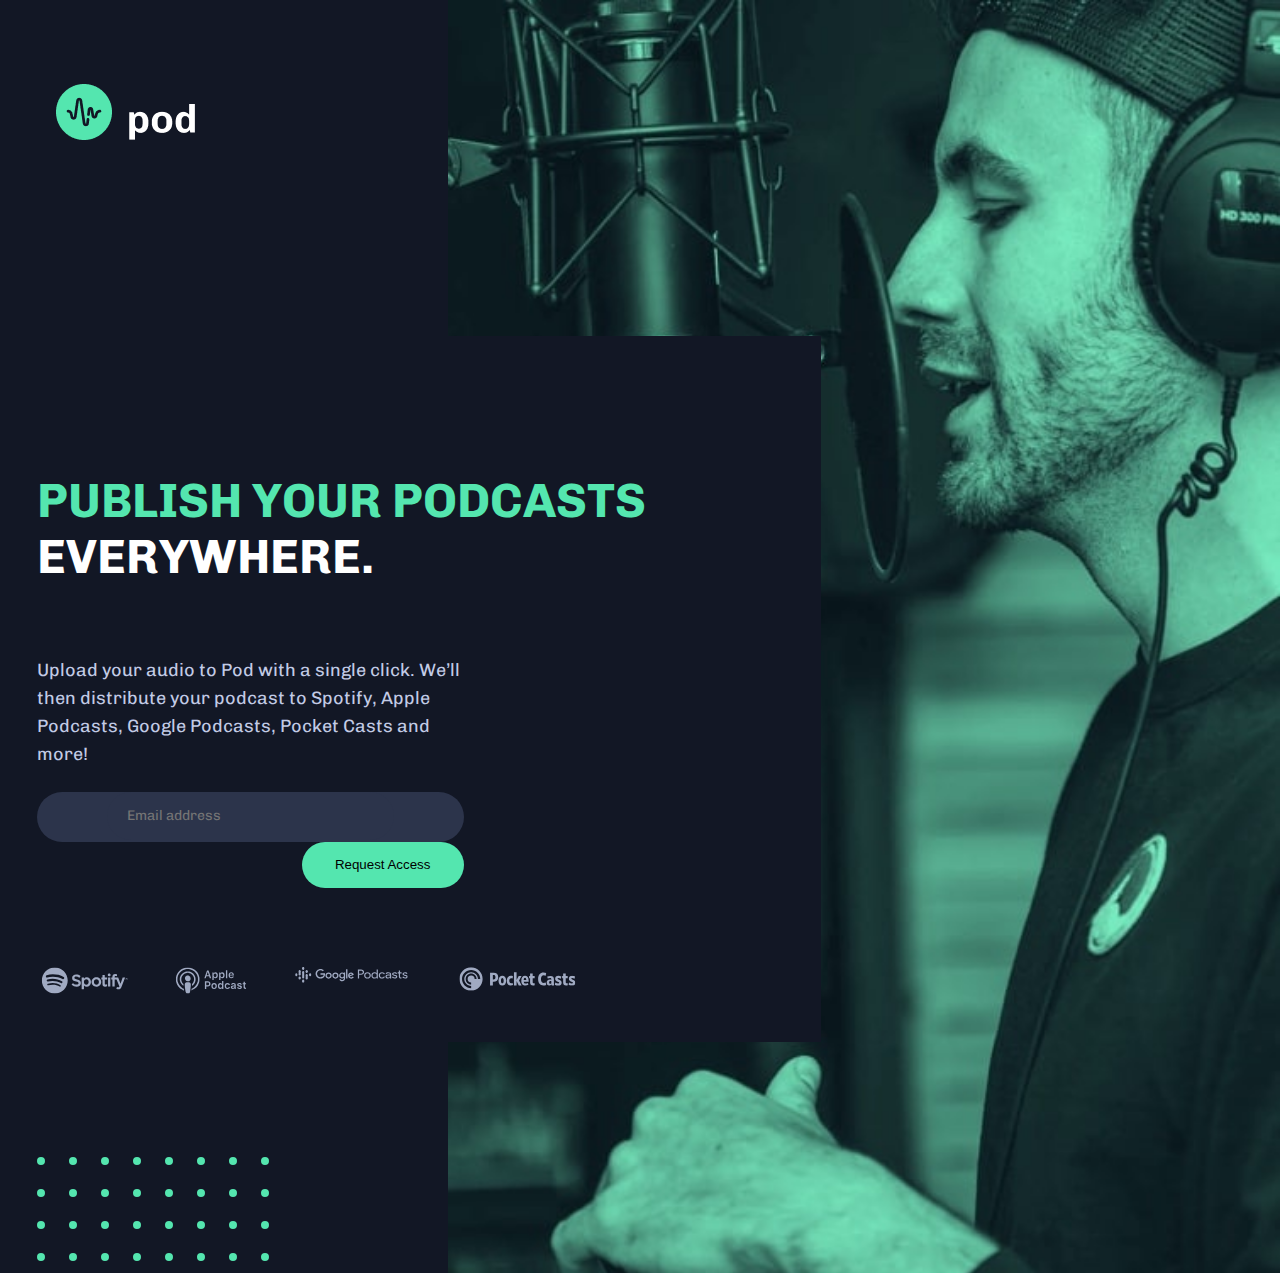
<file: starter-code/index.html>
<!DOCTYPE html>
<html lang="en">
  <head>
    <meta charset="UTF-8" />
    <meta name="viewport" content="width=device-width, initial-scale=1.0" />

    <link rel="preconnect" href="https://fonts.googleapis.com">
<link rel="preconnect" href="https://fonts.gstatic.com" crossorigin>
<link href="https://fonts.googleapis.com/css2?family=Chivo:wght@100;400&display=swap" rel="stylesheet">


    <link
      href="https://cdn.jsdelivr.net/npm/bootstrap@5.3.0-alpha1/dist/css/bootstrap.min.css"
      rel="stylesheet"
      integrity="sha384-GLhlTQ8iRABdZLl6O3oVMWSktQOp6b7In1Zl3/Jr59b6EGGoI1aFkw7cmDA6j6gD"
      crossorigin="anonymous"
    />

    <link
      rel="icon"
      type="image/png"
      sizes="32x32"
      href="./assets/favicon-32x32.png"
    />
    <link rel="stylesheet" href="styles.css" />

    <title>Pod request access landing page</title>
  </head>
  <body>
    <div class="main-div">
      <div class="logo">
        <img src="images/logo.png" alt="" />
        <img class="pod" src="images/pod.png" alt="" />
      </div>
      <div class="main-img">
        <img class="img" src="images/image-host.jpg" alt="" />
      </div>
      <div class="main-container">
        <h1>Publish your podcasts <span>everywhere.</span></h1>
        <p class="text">
          Upload your audio to Pod with a single click. We’ll then distribute
          your podcast to Spotify, Apple Podcasts, Google Podcasts, Pocket Casts
          and more!
        </p>
        <div class="footer">
          
          <svg class="icons f-icon"width="96" height="29" xmlns="http://www.w3.org/2000/svg"><defs><filter id="a"><feColorMatrix in="SourceGraphic" values="0 0 0 0 0.353480 0 0 0 0 0.401652 0 0 0 0 0.540147 0 0 0 1.000000 0"/></filter></defs><g filter="url(#a)" fill="none" fill-rule="evenodd"><path d="M14.425.048C6.482.048.043 6.52.043 14.503c0 7.984 6.44 14.456 14.382 14.456 7.944 0 14.382-6.472 14.382-14.456C28.807 6.52 22.369.05 14.425.05V.048zm6.595 20.849a.893.893 0 01-1.233.298c-3.376-2.073-7.627-2.542-12.633-1.393a.897.897 0 01-1.073-.678.9.9 0 01.674-1.079c5.478-1.258 10.177-.716 13.968 1.612.423.261.557.815.297 1.24zm1.76-3.936a1.118 1.118 0 01-1.542.371c-3.865-2.388-9.758-3.08-14.33-1.685a1.122 1.122 0 01-1.4-.75 1.13 1.13 0 01.748-1.406c5.223-1.593 11.716-.822 16.155 1.92a1.13 1.13 0 01.37 1.55zm.152-4.099C18.297 10.095 10.649 9.84 6.224 11.19a1.344 1.344 0 01-1.678-.9 1.354 1.354 0 01.897-1.687c5.08-1.55 13.525-1.25 18.862 1.933.64.382.85 1.212.47 1.853a1.34 1.34 0 01-1.843.473zm16.24.53c-2.484-.595-2.926-1.013-2.926-1.89 0-.83.777-1.388 1.932-1.388 1.12 0 2.23.424 3.394 1.296a.16.16 0 00.122.03.16.16 0 00.108-.066l1.213-1.718a.164.164 0 00-.031-.222c-1.386-1.118-2.946-1.661-4.77-1.661-2.68 0-4.554 1.617-4.554 3.931 0 2.482 1.616 3.36 4.409 4.039 2.375.55 2.777 1.01 2.777 1.834 0 .913-.811 1.481-2.116 1.481-1.45 0-2.633-.492-3.955-1.641a.16.16 0 00-.23.017l-1.36 1.626a.165.165 0 00.015.228c1.539 1.38 3.431 2.11 5.475 2.11 2.888 0 4.755-1.587 4.755-4.043.005-2.073-1.23-3.221-4.254-3.96l-.005-.003zm10.794-2.461c-1.252 0-2.279.496-3.127 1.511V11.3a.163.163 0 00-.161-.164h-2.224a.163.163 0 00-.162.164v12.705c0 .09.072.164.162.164h2.224c.089 0 .161-.074.161-.164v-4.01c.848.955 1.875 1.422 3.127 1.422 2.327 0 4.684-1.8 4.684-5.242.003-3.442-2.353-5.243-4.682-5.243h-.002zm2.097 5.243c0 1.752-1.073 2.976-2.612 2.976-1.52 0-2.667-1.28-2.667-2.976 0-1.697 1.147-2.976 2.667-2.976 1.513 0 2.612 1.251 2.612 2.976zm8.623-5.243c-2.997 0-5.344 2.32-5.344 5.28 0 2.93 2.332 5.224 5.308 5.224 3.007 0 5.362-2.311 5.362-5.26 0-2.94-2.34-5.244-5.326-5.244zm0 8.236c-1.594 0-2.796-1.288-2.796-2.994 0-1.714 1.161-2.957 2.76-2.957 1.604 0 2.813 1.287 2.813 2.995 0 1.713-1.168 2.956-2.777 2.956zm11.724-8.032h-2.447V8.621a.163.163 0 00-.161-.164h-2.224a.164.164 0 00-.163.164v2.514h-1.069a.163.163 0 00-.161.164v1.92c0 .09.072.165.161.165h1.069v4.97c0 2.008.994 3.026 2.957 3.026.797 0 1.458-.166 2.081-.521a.16.16 0 00.083-.142v-1.83a.163.163 0 00-.235-.145 2.795 2.795 0 01-1.306.316c-.712 0-1.032-.326-1.032-1.054v-4.62h2.447c.09 0 .162-.073.162-.163V11.3a.158.158 0 00-.16-.164h-.002zm8.525.01v-.309c0-.908.347-1.313 1.124-1.313.463 0 .836.092 1.253.232a.163.163 0 00.213-.156V7.716a.162.162 0 00-.115-.157 6.063 6.063 0 00-1.848-.267c-2.052 0-3.14 1.163-3.14 3.36v.473h-1.067a.164.164 0 00-.163.164v1.93c0 .09.073.165.163.165h1.068v7.665c0 .091.074.164.163.164h2.222a.162.162 0 00.163-.164v-7.665h2.077l3.18 7.665c-.36.804-.716.965-1.2.965-.392 0-.806-.118-1.226-.35a.176.176 0 00-.13-.013.162.162 0 00-.095.088l-.754 1.662a.164.164 0 00.07.213c.787.428 1.496.61 2.374.61 1.641 0 2.55-.769 3.348-2.837l3.858-10.018a.16.16 0 00-.018-.152.158.158 0 00-.132-.072h-2.315a.163.163 0 00-.154.11l-2.372 6.807-2.597-6.811a.162.162 0 00-.15-.106h-3.8zm-4.942-.01h-2.224a.164.164 0 00-.163.164v9.75c0 .091.074.164.163.164h2.224c.09 0 .163-.073.163-.164v-9.75a.163.163 0 00-.163-.163zm-1.1-4.44c-.88 0-1.595.717-1.595 1.603A1.6 1.6 0 0074.894 9.9c.88 0 1.593-.717 1.593-1.603s-.714-1.602-1.593-1.602zm19.479 7.575c-.88 0-1.565-.71-1.565-1.573 0-.862.694-1.58 1.574-1.58.879 0 1.564.71 1.564 1.571 0 .863-.694 1.582-1.573 1.582zm.009-2.997c-.802 0-1.409.64-1.409 1.424 0 .784.603 1.416 1.4 1.416.802 0 1.408-.64 1.408-1.425 0-.784-.603-1.415-1.4-1.415zm.346 1.577l.444.623h-.375l-.398-.572h-.342v.572h-.313v-1.651h.732c.383 0 .634.196.634.526.001.271-.155.437-.38.502h-.002zm-.264-.745h-.407v.522h.407c.203 0 .325-.1.325-.261 0-.17-.122-.26-.325-.26z" fill="#1ED760" fill-rule="nonzero"/></g></svg>
          <svg class="icons"width="78" height="29" xmlns="http://www.w3.org/2000/svg"><defs><filter id="a"><feColorMatrix in="SourceGraphic" values="0 0 0 0 0.352941 0 0 0 0 0.400000 0 0 0 0 0.541176 0 0 0 1.000000 0"/></filter></defs><g transform="translate(-136)" filter="url(#a)" fill="none" fill-rule="evenodd"><path d="M149.085 16.359c.181-.001.357.006.526.02l.017-.01c.218.028.65.084 1.05.212.403.125.768.322 1.053.524.276.2.478.408.603.661.126.253.19.554.227 1.046.025.494.025 1.178-.088 2.455a88.802 88.802 0 01-.516 4.338c-.176 1.203-.302 1.729-.465 2.117-.164.401-.378.664-.617.852a2.01 2.01 0 01-.78.363c-.264.063-.503.063-.73.063-.226 0-.44 0-.73-.063-.289-.062-.666-.175-.943-.4a1.534 1.534 0 01-.316-.338c-.485-.494-.699-1.424-1.02-3.649-.532-3.683-.648-5.962-.34-6.685.409-.957 1.517-1.5 3.069-1.506zM149.098 0c3.639 0 6.928 1.4 9.433 4.02 1.906 1.977 2.977 4.069 3.526 6.824.187.918.187 3.419.012 4.45a13.21 13.21 0 01-5.046 8.23c-.947.713-3.265 1.959-3.638 1.959-.137 0-.15-.142-.088-.715.113-.92.225-1.111.748-1.33.835-.348 2.255-1.357 3.127-2.23a11.87 11.87 0 003.128-5.494c.324-1.28.286-4.127-.075-5.445-1.134-4.19-4.56-7.446-8.76-8.316-1.22-.249-3.438-.249-4.672 0-4.248.87-7.762 4.288-8.834 8.59-.286 1.168-.286 4.015 0 5.183.71 2.847 2.555 5.457 4.972 7.01.473.312 1.046.635 1.283.734.524.224.636.41.735 1.33.063.56.05.721-.087.721-.087 0-.723-.273-1.395-.596l-.063-.046c-3.85-1.89-6.317-5.087-7.214-9.34-.224-1.098-.262-3.717-.05-4.724.56-2.704 1.632-4.818 3.414-6.688 2.567-2.7 5.869-4.127 9.544-4.127zm29.381 17.319c1.89 0 3.05 1.25 3.05 3.31 0 2.066-1.153 3.31-3.05 3.31-1.903 0-3.051-1.244-3.051-3.31 0-2.053 1.166-3.31 3.051-3.31zm28.166 0c1.508 0 2.454.669 2.558 1.827h-1.351c-.105-.448-.528-.733-1.201-.733-.655 0-1.148.314-1.148.773 0 .361.301.582.94.728l1.119.256c1.212.273 1.775.797 1.775 1.733 0 1.222-1.12 2.037-2.703 2.037-1.584 0-2.582-.687-2.692-1.845h1.421c.14.472.586.75 1.305.75.725 0 1.23-.32 1.23-.79 0-.361-.273-.588-.876-.722l-1.125-.262c-1.218-.279-1.792-.843-1.792-1.803 0-1.152 1.044-1.95 2.54-1.95zm-13.375 0c1.63 0 2.616.93 2.766 2.269h-1.368c-.134-.617-.61-1.059-1.398-1.059-.986 0-1.572.762-1.572 2.083 0 1.338.591 2.118 1.572 2.118.748 0 1.247-.355 1.398-1.019h1.368c-.156 1.333-1.154 2.229-2.76 2.229-1.909 0-3.034-1.234-3.034-3.328 0-2.066 1.12-3.293 3.028-3.293zm6.705 0c1.63 0 2.546.797 2.546 2.147v4.346h-1.386v-.873h-.099c-.353.617-1.05.977-1.879.977-1.224 0-2.1-.744-2.1-1.908 0-1.152.865-1.815 2.407-1.908L201.1 20v-.535c0-.623-.417-.972-1.195-.972-.661 0-1.113.233-1.247.663h-1.357c.116-1.123 1.166-1.838 2.674-1.838zm-11.235-2.333v8.826h-1.392v-1.007h-.099c-.36.698-1.09 1.111-1.972 1.111-1.607 0-2.61-1.268-2.61-3.293 0-2.013 1.009-3.28 2.61-3.28.87 0 1.59.418 1.926 1.116h.098v-3.473h1.439zm23.903.902v1.6H214v1.152h-1.357v3.124c0 .628.267.907.87.907.203 0 .313-.011.487-.029v1.129c-.209.04-.476.07-.754.07-1.456 0-2.036-.495-2.036-1.728V18.64h-1.003v-1.152h1.003v-1.6h1.433zm-41.037-.472c1.67 0 2.813 1.147 2.813 2.84 0 1.664-1.184 2.804-2.877 2.804h-1.816v2.752h-1.496v-8.396zm29.494 5.557l-1.433.093c-.806.052-1.183.343-1.183.86 0 .536.458.856 1.096.856.87 0 1.52-.564 1.52-1.303v-.506zm-22.621-2.444c-1.003 0-1.578.774-1.578 2.1 0 1.333.575 2.1 1.578 2.1 1.003 0 1.572-.767 1.572-2.1 0-1.326-.574-2.1-1.572-2.1zm7.245.04c-.98 0-1.584.78-1.584 2.06 0 1.286.597 2.06 1.584 2.06.991 0 1.595-.78 1.595-2.06 0-1.268-.61-2.06-1.595-2.06zM151.03 4.532c4.336.963 7.413 5.295 6.815 9.593-.237 1.731-.835 3.153-1.894 4.475-.523.667-1.794 1.787-2.018 1.787-.034 0-.068-.35-.074-.8V18.51l.647-.77c2.442-2.92 2.268-6.996-.399-9.672-1.034-1.041-2.23-1.653-3.775-1.935-.997-.184-1.209-.184-2.255-.012-1.589.258-2.82.872-3.913 1.951-2.679 2.648-2.853 6.746-.41 9.668l.642.77v.945c0 .522-.041.945-.092.945-.05 0-.411-.249-.798-.56l-.052-.017c-1.296-1.032-2.442-2.862-2.915-4.657-.287-1.084-.287-3.145.012-4.226.785-2.919 2.94-5.181 5.93-6.244 1.023-.36 3.29-.441 4.549-.164zm20.181 12.142h-1.485v3.142h1.48c1.067 0 1.693-.559 1.693-1.56 0-1.03-.609-1.582-1.688-1.582zM150.42 9.288a3.12 3.12 0 011.977 2.9 3.116 3.116 0 01-3.119 3.113 3.118 3.118 0 01-2.664-1.495l-.054-.072c-.323-.481-.494-1.069-.5-1.738 0-1.138.635-2.13 1.731-2.71.698-.366 1.931-.366 2.63.002zm37.08-3.86c1.606 0 2.615 1.244 2.615 3.286 0 2.03-.997 3.287-2.598 3.287-.91 0-1.613-.395-1.937-1.07h-.1v3.083h-1.438V5.532h1.387v1.053h.098c.366-.722 1.102-1.158 1.972-1.158zm-7.518 0c1.607 0 2.616 1.244 2.616 3.286 0 2.03-.997 3.287-2.598 3.287-.911 0-1.613-.395-1.938-1.07h-.098v3.083h-1.439V5.532h1.387v1.053h.098c.366-.722 1.102-1.158 1.972-1.158zm17.558-.024c1.81 0 2.894 1.204 2.894 3.211v.466h-4.431v.075c.034 1.06.643 1.722 1.589 1.722.713 0 1.206-.261 1.415-.733h1.363c-.26 1.158-1.322 1.88-2.819 1.88-1.867 0-2.993-1.24-2.993-3.288 0-2.047 1.143-3.333 2.982-3.333zm-4.484-2.333v8.826h-1.438V3.07h1.438zm-20.794.43l2.976 8.396h-1.607l-.708-2.147h-3.08l-.719 2.147h-1.514l2.97-8.396h1.682zm7.274 3.154c-.98 0-1.595.79-1.601 2.06.006 1.273.615 2.059 1.595 2.059.997 0 1.59-.774 1.59-2.06s-.598-2.06-1.584-2.06zm7.517 0c-.98 0-1.595.79-1.601 2.06.006 1.273.615 2.059 1.595 2.059.998 0 1.59-.774 1.59-2.06s-.598-2.06-1.584-2.06zM171.437 5.1h-.098l-1.149 3.462h2.384L171.437 5.1zm26.096 1.449c-.859 0-1.462.617-1.526 1.547h2.988c-.03-.942-.598-1.547-1.462-1.547z" fill="#FFF" fill-rule="nonzero"/></g></svg>
          <svg class="icons"width="125" height="18" xmlns="http://www.w3.org/2000/svg"><defs><filter id="a"><feColorMatrix in="SourceGraphic" values="0 0 0 0 0.352941 0 0 0 0 0.400000 0 0 0 0 0.541176 0 0 0 1.000000 0"/></filter></defs><g transform="translate(-255 -6)" filter="url(#a)" fill="none" fill-rule="evenodd"><g fill-rule="nonzero"><g transform="translate(255 6)"><path fill="#FAB908" d="M7.72 11.91h2.205V5.558H7.719v3.705z"/><ellipse fill="#0066D9" cx="1.103" cy="8.138" rx="1.103" ry="1.092"/><ellipse fill="#0066D9" cx="1.103" cy="9.329" rx="1.103" ry="1.092"/><path fill="#0066D9" d="M0 8.138h2.205v1.191H0z"/><ellipse fill="#4285F4" cx="16.541" cy="9.329" rx="1.103" ry="1.092"/><ellipse fill="#4285F4" cx="16.541" cy="8.138" rx="1.103" ry="1.092"/><path fill="#4285F4" d="M17.644 9.33H15.44V8.139h2.205z"/><ellipse fill="#EA4335" cx="4.912" cy="11.711" rx="1.103" ry="1.092"/><ellipse fill="#EA4335" cx="4.912" cy="12.902" rx="1.103" ry="1.092"/><path fill="#EA4335" d="M3.809 11.711h2.205v1.191H3.809z"/><ellipse fill="#EA4335" cx="4.912" cy="4.565" rx="1.103" ry="1.092"/><ellipse fill="#EA4335" cx="4.912" cy="8.436" rx="1.103" ry="1.092"/><path fill="#EA4335" d="M3.809 4.565h2.205v3.896H3.809z"/><ellipse fill="#34A853" cx="12.732" cy="5.756" rx="1.103" ry="1.092"/><ellipse fill="#34A853" cx="12.732" cy="4.565" rx="1.103" ry="1.092"/><path fill="#34A853" d="M13.834 5.757H11.63V4.566h2.205z"/><ellipse fill="#FAB908" cx="8.822" cy="2.283" rx="1.103" ry="1.092"/><ellipse fill="#FAB908" cx="8.822" cy="1.092" rx="1.103" ry="1.092"/><path fill="#FAB908" d="M9.925 2.282H7.72v-1.19h2.205z"/><ellipse fill="#FAB908" cx="8.822" cy="16.376" rx="1.103" ry="1.092"/><ellipse fill="#FAB908" cx="8.822" cy="15.185" rx="1.103" ry="1.092"/><path fill="#FAB908" d="M9.925 16.376H7.72v-1.19h2.205z"/><ellipse fill="#34A853" cx="12.732" cy="12.902" rx="1.103" ry="1.092"/><ellipse fill="#34A853" cx="12.732" cy="9.032" rx="1.103" ry="1.092"/><path fill="#34A853" d="M13.834 12.902H11.63v-3.87h2.205z"/><ellipse fill="#FAB908" cx="8.822" cy="5.558" rx="1.103" ry="1.092"/><ellipse fill="#FAB908" cx="8.822" cy="11.91" rx="1.103" ry="1.092"/></g><path d="M325.95 18.802h-1.349V8.95h3.578c.89 0 1.659.278 2.309.833.65.555.975 1.254.975 2.098 0 .844-.325 1.544-.975 2.099-.65.555-1.42.833-2.31.833h-2.228v3.99zm0-5.201h2.258c.567 0 1.021-.18 1.364-.537.342-.358.513-.752.513-1.184 0-.43-.171-.825-.513-1.183-.343-.358-.797-.537-1.364-.537h-2.258v3.44zm6.631-.73c.694-.688 1.579-1.032 2.654-1.032s1.96.342 2.654 1.025c.694.684 1.04 1.54 1.04 2.567 0 1.027-.346 1.883-1.04 2.566-.694.684-1.579 1.025-2.654 1.025s-1.96-.341-2.654-1.025c-.694-.683-1.04-1.539-1.04-2.566 0-1.028.346-1.88 1.04-2.56zm.997 4.335c.47.44 1.022.66 1.657.66s1.185-.222 1.65-.667c.464-.445.696-1.034.696-1.768s-.232-1.324-.697-1.769a2.304 2.304 0 00-1.649-.667c-.635 0-1.185.223-1.65.667-.464.445-.696 1.035-.696 1.769s.23 1.325.69 1.775zm9.417 1.816c-.929 0-1.73-.344-2.404-1.032-.675-.688-1.012-1.54-1.012-2.56 0-1.018.337-1.87 1.012-2.559.674-.688 1.475-1.032 2.404-1.032.547 0 1.039.11 1.473.33.435.22.76.496.975.826h.06l-.06-.936V8.95h1.35v9.853h-1.29v-.936h-.06c-.215.33-.54.606-.975.826-.434.22-.926.33-1.473.33zm.22-1.156c.635 0 1.175-.22 1.62-.66.445-.44.667-1.032.667-1.775 0-.743-.222-1.335-.667-1.775a2.217 2.217 0 00-1.62-.66c-.626 0-1.163.222-1.613.666-.45.445-.674 1.035-.674 1.769s.225 1.323.674 1.768c.45.445.987.667 1.613.667zm8.258 1.156c-1.075 0-1.96-.341-2.653-1.025-.694-.683-1.041-1.539-1.041-2.566 0-1.028.347-1.883 1.04-2.567.695-.683 1.58-1.025 2.654-1.025.802 0 1.467.184 1.994.55.528.368.914.83 1.159 1.39l-1.232.482c-.371-.844-1.04-1.266-2.009-1.266-.596 0-1.121.23-1.576.688-.454.459-.681 1.041-.681 1.748 0 .706.227 1.289.681 1.747.455.46.98.688 1.576.688 1.007 0 1.701-.422 2.082-1.266l1.203.482c-.245.55-.638 1.012-1.18 1.383-.543.372-1.215.557-2.017.557zm6.397 0c-.762 0-1.4-.206-1.913-.619-.514-.413-.77-.959-.77-1.637 0-.734.303-1.31.909-1.727.606-.418 1.354-.627 2.243-.627.792 0 1.442.138 1.95.413v-.192c0-.496-.18-.893-.542-1.19-.362-.299-.807-.448-1.335-.448-.39 0-.745.087-1.063.262-.317.174-.535.412-.652.715l-1.232-.495c.167-.404.494-.778.983-1.122.488-.344 1.134-.516 1.935-.516.919 0 1.681.252 2.287.757.606.505.91 1.216.91 2.133v4.073h-1.29v-.936h-.06c-.537.771-1.324 1.156-2.36 1.156zm.22-1.156c.557 0 1.063-.194 1.517-.584.455-.39.682-.851.682-1.383-.381-.294-.953-.44-1.715-.44-.655 0-1.149.132-1.481.398-.332.266-.499.578-.499.936 0 .33.152.592.455.785.303.192.65.288 1.04.288zm7.437 1.156c-.801 0-1.463-.183-1.986-.55a3.298 3.298 0 01-1.151-1.376l1.202-.468c.381.844 1.031 1.266 1.95 1.266.42 0 .765-.087 1.034-.261.268-.175.403-.404.403-.688 0-.44-.328-.739-.983-.895l-1.451-.33a3.545 3.545 0 01-1.305-.626c-.41-.308-.616-.723-.616-1.246 0-.596.281-1.08.843-1.452.562-.371 1.23-.557 2.002-.557.635 0 1.202.135 1.7.406.499.27.856.658 1.07 1.163l-1.172.454c-.264-.596-.811-.894-1.642-.894-.401 0-.738.078-1.012.234-.274.155-.41.366-.41.633 0 .385.317.646.953.784l1.422.316c.674.147 1.173.4 1.495.757.323.358.484.762.484 1.211 0 .606-.264 1.11-.792 1.514-.528.404-1.207.605-2.038.605zm6.866-.11c-.753 0-1.327-.188-1.723-.564-.396-.376-.594-.908-.594-1.596v-3.537h-1.26V12.06h1.26V9.995h1.35v2.064h1.759v1.156h-1.76v3.44c0 .734.323 1.101.968 1.101.244 0 .45-.036.616-.11l.469 1.087c-.293.12-.655.18-1.085.18zm4.725.11c-.801 0-1.464-.183-1.987-.55a3.298 3.298 0 01-1.15-1.376l1.202-.468c.381.844 1.031 1.266 1.95 1.266.42 0 .765-.087 1.033-.261.27-.175.404-.404.404-.688 0-.44-.328-.739-.983-.895l-1.451-.33a3.545 3.545 0 01-1.305-.626c-.41-.308-.616-.723-.616-1.246 0-.596.281-1.08.843-1.452.562-.371 1.23-.557 2.001-.557.636 0 1.203.135 1.701.406.499.27.855.658 1.07 1.163l-1.172.454c-.264-.596-.812-.894-1.643-.894-.4 0-.737.078-1.011.234-.274.155-.41.366-.41.633 0 .385.317.646.952.784l1.422.316c.675.147 1.173.4 1.496.757.322.358.484.762.484 1.211 0 .606-.264 1.11-.792 1.514-.528.404-1.207.605-2.038.605z" fill="#6A6C6F"/><path d="M277.59 13.666c0-2.946 2.494-5.333 5.47-5.333 1.641 0 2.81.64 3.693 1.473l-1.046 1.026a3.732 3.732 0 00-2.648-1.046c-2.165 0-3.858 1.727-3.858 3.87 0 2.144 1.693 3.87 3.858 3.87 1.406 0 2.206-.558 2.72-1.066.42-.417.697-1.016.8-1.829h-3.52V13.18h4.956c.051.264.082.569.082.914 0 1.097-.297 2.448-1.272 3.403-.954.975-2.165 1.493-3.766 1.493-2.975 0-5.468-2.387-5.468-5.323zm14.458-1.473c1.918 0 3.478 1.443 3.478 3.434 0 1.98-1.56 3.433-3.478 3.433-1.92 0-3.479-1.452-3.479-3.433 0-1.991 1.56-3.434 3.479-3.434zm0 5.506c1.046 0 1.96-.853 1.96-2.082 0-1.24-.914-2.083-1.96-2.083-1.057 0-1.96.843-1.96 2.083 0 1.229.913 2.082 1.96 2.082zm7.592-5.506c1.919 0 3.479 1.443 3.479 3.434 0 1.98-1.56 3.433-3.479 3.433-1.918 0-3.478-1.452-3.478-3.433 0-1.991 1.56-3.434 3.478-3.434zm0 5.506c1.047 0 1.96-.853 1.96-2.082 0-1.24-.903-2.083-1.96-2.083s-1.96.843-1.96 2.083c0 1.229.914 2.082 1.96 2.082zm9.317-5.394h1.457v6.166c0 2.54-1.509 3.576-3.294 3.576-1.683 0-2.698-1.118-3.078-2.032l1.324-.548c.236.558.81 1.219 1.744 1.219 1.139 0 1.847-.701 1.847-2.012v-.497h-.052c-.338.416-.995.782-1.826.782-1.734 0-3.324-1.504-3.324-3.424 0-1.94 1.59-3.443 3.324-3.443.831 0 1.488.365 1.826.772h.052v-.559zm-1.744 5.303c1.036 0 1.857-.864 1.846-2.073 0-1.208-.81-2.092-1.846-2.092-1.047 0-1.93.884-1.93 2.092 0 1.2.883 2.073 1.93 2.073zm4.237 1.219V8.74h1.519v10.087h-1.519zm5.695-1.128c.78 0 1.313-.376 1.713-.945l1.18.783c-.39.558-1.303 1.523-2.893 1.523-1.97 0-3.438-1.513-3.438-3.433 0-2.042 1.488-3.434 3.273-3.434 1.796 0 2.678 1.412 2.966 2.184l.154.386-4.638 1.9c.359.68.903 1.036 1.683 1.036zm-.113-4.185c-.78 0-1.857.68-1.816 2.001l3.098-1.27c-.164-.436-.677-.731-1.282-.731z" fill="#65696D"/></g></g></svg>
          <svg class="icons"width="129" height="26" xmlns="http://www.w3.org/2000/svg" xmlns:xlink="http://www.w3.org/1999/xlink"><defs><filter id="a"><feColorMatrix in="SourceGraphic" values="0 0 0 0 0.352941 0 0 0 0 0.400000 0 0 0 0 0.541176 0 0 0 1.000000 0"/></filter><path id="b" d="M0 0h7.858v11.143H0z"/></defs><g transform="translate(-407 -2)" filter="url(#a)" fill="none" fill-rule="evenodd"><path d="M419.873 1.996c7.11 0 12.874 5.783 12.874 12.915 0 7.134-5.763 12.917-12.874 12.917-7.11 0-12.873-5.783-12.873-12.917 0-7.132 5.763-12.915 12.873-12.915zm.12 2.87c-5.596 0-10.132 4.551-10.132 10.165 0 5.614 4.536 10.166 10.132 10.166v-2.541c-4.197 0-7.599-3.414-7.599-7.625 0-4.21 3.402-7.623 7.599-7.623s7.598 3.413 7.598 7.623h2.533c0-5.614-4.536-10.165-10.131-10.165zm0 4.067c-3.358 0-6.08 2.73-6.08 6.098 0 3.369 2.722 6.1 6.08 6.1v-2.219a3.875 3.875 0 01-3.869-3.88 3.875 3.875 0 013.869-3.882 3.875 3.875 0 013.868 3.881h2.21c0-3.368-2.72-6.098-6.078-6.098z" fill="#E86357" fill-rule="nonzero"/><path d="M441.016 22.105V8.04h3.806c3.424 0 5.267 1.628 5.267 4.884 0 3.637-2.183 5.143-5.187 5.143h-.782v4.038h-3.104zm3.765-6.57c1.483 0 2.224-.804 2.224-2.512 0-1.748-.741-2.411-2.183-2.411h-.722v4.923h.681M454.635 22.307c-2.365 0-4.247-1.829-4.247-5.385 0-3.597 1.902-5.446 4.266-5.446 2.344 0 4.247 1.85 4.247 5.405 0 3.578-1.903 5.426-4.266 5.426m-.021-8.36c-.901 0-1.462.966-1.462 2.934 0 1.99.581 2.974 1.502 2.974.901 0 1.482-.984 1.482-2.953 0-1.99-.601-2.954-1.522-2.954M464.006 22.267c-2.784 0-4.427-1.95-4.427-5.345 0-3.316 1.683-5.406 4.587-5.406.922 0 1.622.18 2.303.443l-.441 2.532c-.48-.222-1.04-.403-1.622-.403-1.342 0-2.043 1.166-2.043 2.793 0 1.769.701 2.814 2.084 2.814.52 0 1.06-.161 1.641-.382l.441 2.432a6.654 6.654 0 01-2.523.522M470.474 17.123v4.984h-2.905V7.618h2.905v8.58l2.363-4.5h3.184l-2.824 4.982 2.905 5.427h-3.225l-2.403-4.984" fill="#231F20" fill-rule="nonzero"/><path d="M475.718 16.941c0-3.576 1.824-5.465 4.128-5.465 2.443 0 4.086 1.868 4.086 5.526v.944h-5.51c.102 1.427.883 2.13 2.164 2.13.762 0 1.663-.241 2.484-.622l.52 2.05a7.528 7.528 0 01-3.304.763c-2.544 0-4.568-1.346-4.568-5.326zm5.53-.743c-.06-1.567-.522-2.49-1.402-2.49-.903 0-1.363.963-1.423 2.49h2.825M485.491 18.99v-4.902h-1.12v-2.391h1.12V8.965h2.885v2.732h2.203v2.391h-2.203v4.482c0 .863.46 1.225 1.241 1.225.341 0 .642-.06.962-.14v2.37c-.441.14-1.062.222-1.782.222-2.203 0-3.306-.904-3.306-3.256M500.331 22.267c-3.645 0-5.93-2.33-5.93-7.174 0-4.661 2.345-7.214 5.95-7.214 1.202 0 2.204.241 2.985.543l-.481 2.854c-.62-.261-1.342-.503-2.203-.503-1.922 0-3.065 1.527-3.065 4.28 0 2.833 1.082 4.32 3.125 4.32.78 0 1.522-.2 2.163-.482l.5 2.773a7.978 7.978 0 01-3.044.603M506.698 22.247c-1.622 0-2.763-1.045-2.763-3.296 0-1.005.28-1.847.821-2.371.58-.603 1.442-.904 2.743-.904.562 0 1.122.08 1.603.181v-.583c0-.884-.401-1.366-1.482-1.366-.841 0-1.743.24-2.544.583l-.54-2.21c1.041-.422 2.263-.744 3.604-.744 2.624 0 3.806 1.124 3.806 3.516v5.205l.22 1.849h-2.523l-.36-.905c-.762.663-1.503 1.045-2.585 1.045m2.404-2.35v-2.473c-.28-.06-.601-.08-.941-.08-.601 0-.941.12-1.182.341-.22.242-.34.603-.34 1.126 0 1.044.46 1.466 1.26 1.466.402 0 .822-.16 1.203-.38M516.772 22.287a8.059 8.059 0 01-3.827-.965l.581-2.35c1.103.602 2.203.964 3.205.964.742 0 1.142-.321 1.142-.764 0-.441-.24-.643-1.642-1.205-1.943-.784-2.905-1.527-2.905-3.276 0-1.93 1.322-3.175 3.646-3.175 1.18 0 2.263.282 3.244.765l-.58 2.35c-.902-.462-1.823-.764-2.664-.764-.62 0-.962.262-.962.684 0 .402.22.602 1.603 1.166 2.184.863 2.944 1.667 2.944 3.315 0 2.17-1.522 3.255-3.785 3.255M522.218 18.99v-4.902h-1.122v-2.391h1.122V8.965h2.884v2.732h2.203v2.391h-2.203v4.482c0 .863.461 1.225 1.241 1.225.341 0 .641-.06.962-.14v2.37c-.44.14-1.062.222-1.783.222-2.203 0-3.304-.904-3.304-3.256" fill="#231F20" fill-rule="nonzero"/><g transform="translate(527.939 11.28)"><mask id="c" fill="#fff"><use xlink:href="#b"/></mask><path d="M4.072 11.006a8.059 8.059 0 01-3.826-.965l.58-2.35c1.103.602 2.204.965 3.205.965.741 0 1.143-.322 1.143-.764s-.241-.644-1.643-1.206C1.588 5.903.627 5.16.627 3.411.627 1.48 1.949.236 4.272.236c1.181 0 2.263.281 3.244.764l-.58 2.35c-.902-.462-1.823-.764-2.664-.764-.62 0-.961.263-.961.685 0 .401.22.602 1.602 1.165 2.183.863 2.943 1.667 2.943 3.315 0 2.17-1.52 3.255-3.784 3.255" fill="#231F20" fill-rule="nonzero" mask="url(#c)"/></g></g></svg>
        </div>
        <form name="form1" action="">
          <div class="mail">
            <input type="email"class="" onclick="clickCheck(document.form1.text1)"name="text1"placeholder="Email address"aria-label="Recipient's username"aria-describedby="basic-addon2"/>
            <button class="button" type="button" onclick="ValidateEmail(document.form1.text1)">Request Access</button>
            <p id="alert"></p>
          </div>
        </form>
      </div>
      <div class="dots">
        <svg width="232" height="104" xmlns="http://www.w3.org/2000/svg"><path d="M4 96a4 4 0 110 8 4 4 0 010-8zm224 0a4 4 0 110 8 4 4 0 010-8zm-32 0a4 4 0 110 8 4 4 0 010-8zm-32 0a4 4 0 110 8 4 4 0 010-8zm-32 0a4 4 0 110 8 4 4 0 010-8zm-32 0a4 4 0 110 8 4 4 0 010-8zm-32 0a4 4 0 110 8 4 4 0 010-8zm-32 0a4 4 0 110 8 4 4 0 010-8zm192-32a4 4 0 110 8 4 4 0 010-8zM4 64a4 4 0 110 8 4 4 0 010-8zm32 0a4 4 0 110 8 4 4 0 010-8zm32 0a4 4 0 110 8 4 4 0 010-8zm32 0a4 4 0 110 8 4 4 0 010-8zm32 0a4 4 0 110 8 4 4 0 010-8zm32 0a4 4 0 110 8 4 4 0 010-8zm32 0a4 4 0 110 8 4 4 0 010-8zm32-32a4 4 0 110 8 4 4 0 010-8zm-32 0a4 4 0 110 8 4 4 0 010-8zm-32 0a4 4 0 110 8 4 4 0 010-8zm-32 0a4 4 0 110 8 4 4 0 010-8zm-32 0a4 4 0 110 8 4 4 0 010-8zm-32 0a4 4 0 110 8 4 4 0 010-8zm-32 0a4 4 0 110 8 4 4 0 010-8zM4 32a4 4 0 110 8 4 4 0 010-8zM36 0a4 4 0 110 8 4 4 0 010-8zm32 0a4 4 0 110 8 4 4 0 010-8zm32 0a4 4 0 110 8 4 4 0 010-8zm32 0a4 4 0 110 8 4 4 0 010-8zm32 0a4 4 0 110 8 4 4 0 010-8zm32 0a4 4 0 110 8 4 4 0 010-8zm32 0a4 4 0 110 8 4 4 0 010-8zM4 0a4 4 0 110 8 4 4 0 010-8z" fill="#54E6AF" fill-rule="evenodd"/></svg>
      </div>
    </div>

    <script src="index.js"></script>
  </body>
</html>
</file>
<file: styles.css>
body {
    background-color: rgba(18, 23, 37, 0.9);
    background-image: url("assets/mobile/image-host.jpg");
    background-size: cover;
    background-repeat: no-repeat;
    background-attachment: fixed;
    background-blend-mode: multiply;
    font-family: "Chivo";
    font-style: normal;
    font-weight: 400;
    display: inline-block;
    max-width: 100vw;
    overflow-x: hidden;
  }
  .main-img {
    display: none;
  }
  .logo {
    text-align: center;
    margin-top: 20%;
  }
  .icons{
    transform: scale(0.6);
    margin: 0;
  }
  
  .footer{
    display: flex;
    align-items: flex-start;
  }
  .pod {
    margin-left: 13.2px;
  }
  .main-container {
    margin-top: 15%;
    margin-left: 3%;
    margin-right: 3%;
  }

  .mail {
    text-align: center;
    margin-top: 10%;
  }
  .button {
    margin-top: 5%;
    text-align: center;
    width: 327px;
    height: 46px;
    border-radius: 28px;
    border: 0px;
    background-color: #54e6af;
  }
  .text {
    margin-top: 5%;
    text-align: center;
    color: #c2cbe5;
    font-size: 15px;
    line-height: 25px;
  }
  .dots{
    display: none;
  }
  button:hover {
    background-color: #b3ffe2;
  }
  input[type="email"]:focus {
    background-color: #2c344b;
    border: 0px;
  }
  input[type="email"], textarea, select { 
    outline: none;
}
  input {
    border-radius: 28px;
    background-color: #2c344b;
    color: #FFFFFF;
    width: 327px;
    height: 46px;
    border: 0px;
    padding-left: 20px;
    font-family: 'Chivo';
    font-style: normal;
    font-weight: 400;
    font-size: 14px;
    line-height: 28px;
  }
  h1 {
    text-align: center;
    color: #54e6af;
    font-size: 26px;
    line-height: 38px;
    text-transform: uppercase;
  }
  h1 span {
    color: white;
  }
  p {
    color: #fb3e3e;
  }
@media screen and (min-width: 768px){
    body{
        background-blend-mode: normal;
        background-image: url("assets/tablet/image-host.jpg");
        background-position: top right;
        background-color: rgba(18, 23, 37);
        background-blend-mode: normal;
        background-size: 65%;
    }
    h1{
        margin-top: 15%;
        color: #54e6af;
        font-size: 48px;
        line-height: 56px;
        text-transform: uppercase;
        text-align: left;
        padding-top: 2.5%;
    }
    .text{
        text-align: left;
        width: 445px;
        height: 39px;
        font-size: 18px;
        line-height: 28px;

    }
    .logo{
        margin-left: 5%;
        text-align: left;
        margin-top: 8%;
       
    }
    .footer{
      display: flex;
      margin-top: 10%;
      order: 2;
      padding-bottom: 6%;
    }
    .icons{
      transform: scale(0.9);
      margin-left: 5%;
    }
    .f-icon{
      margin-left: 0;
    }
    .main-img{
       display: none;
    }
    .main-container{
        background-color: #121725;
        margin-right: 15%;
        margin-top: 20%;
        margin-left: 3%;
        display: flex;
        flex-direction: column;
    
    }
    .mail{
        background-color: #2C344B;
        width: 427px;
        height: 50px;
        border-radius: 28px;
    }
    input {
        border-radius: 28px;
        background-color: #2c344b;
        border: 0px;
        width: 265px;
        height: 46px;
        
      }
      .button {
        margin-top: 0px;
        border-radius: 28px;
        border: 0px;
        background-color: #54e6af;
        width: 162px;
        height: 46px;
        float: right;
        margin-top: 2px;
      }
      .dots{
        display: inline-block;
        margin-top: 12%;
        margin-left: 3%;
      }
   }
  @media screen and (min-width: 1440px) {
    body{
        background-color: #121725;
        background-image: none;
    }
    .logo{
      margin-left: 20%;
      margin-top: 10%;
      display: inline-block;
    }
    .main-img{
      display: inline-block;
      margin-left: 62%;
      z-index: 1;
    }
    .main-div{
      display: flex;
      flex-direction: column;
    }
    .main-container{
      width: 723px;
      height: 508px;
      margin-top: -57%;
      margin-left: 20%;
      z-index: 1;
    }
    h1{
      margin-top: 10%;
      font-size: 52px;
      line-height: 62px;
    }
    .text{
      text-align: left;
      font-size: 18px;
      line-height: 28px;
      margin-top: 3%;
    }
    .mail{
      background-color: #2C344B;
      width: 427px;
      height: 56px;
      border-radius: 28px;
  }
  .button {
    margin-top: 0px;
    border-radius: 28px;
    border: 0px;
    background-color: #54e6af;
    width: 162px;
    height: 54px;
    float: right;
    margin-top: 2px;
  }
  input {
    border-radius: 28px;
    background-color: #2c344b;
    border: 0px;
    width: 265px;
    height: 54px;
    
  }
  .footer{
    margin-top: 8%;
    margin-left: 0;
    
  }
  .icons{
    transform: scale(1);
    margin-left: 5%;
    
  }
  .f-icon{
    margin-left: 0;
   
  }
  .dots{
    z-index: 2;
    margin-top: -7%;
    margin-left: 136%;
    
  }
  }





/* 
p{
    margin-top: 8px;
    margin-left: 32px;
    color: #FB3E3E;
    font-family: 'Chivo';
    font-style: normal;
    font-weight: 400;
    font-size: 12px;
    line-height: 14px;
}
h1{
    position: absolute;
    font-family: 'Chivo', sans-serif;
    font-style: normal;
    font-weight: 400;
    font-size: 52px;
    line-height: 62px;
    text-transform: uppercase;
    color: #54E6AF;
    margin-top: 88px;
    margin-right: 58px;
    margin-bottom: 297px;
}
h1 span{
    color: white;
}
.text{
    position: absolute;
    margin-top: 236px;
    margin-right: 278px;
    margin-bottom: 189px;
    font-family: 'Chivo';
    font-style: normal;
    font-weight: 400;
    font-size: 18px;
    line-height: 28px;
    color: #C2CBE5;
}
.form-control{
    border-radius: 28px;
    background-color: #2C344B;
    border-color: #2C344B;
}
.form-control::placeholder{
    position: absolute;
    color: white;
    font-family: 'Chivo';
    font-style: normal;
    font-weight: 400;
    font-size: 14px;
    line-height: 28px;
    padding-top: 14px;
    padding-left: 32px;
    padding-bottom: 14px;
}

.btn:hover{
    background-color: #B3FFE2;
    color: #2C344B;
}
.btn{
    width:162px;
    height: 46px;
    border-radius: 28px;
    background-color: #54E6AF;
    margin-top: 5px;
    margin-bottom: 5px;
    margin-right: 5px;
    color: #121725;
    font-family: 'Chivo', sans-serif;
    font-style: normal;
    font-weight: 400;
    font-size: 14px;
    line-height: 28px;

}
.main-img{
    position: absolute;
    margin-top: 130px;
    margin-left: 492px;
    margin-bottom: 130px;
    margin-right: 14px;
    width: 962px;
    height: 640px;
}
.logo{
    position: absolute;
    margin-left: 165px;
    margin-top: 102px;
}
.pod{
    position: absolute;
    margin-top: 112px;
    margin-left: 234.2px;
}
.main-container{
    width: 723px;
    height: 509px;
    background-color: #121725;
    position: absolute;
    margin-top: 261px;
    margin-left: 175px;
    margin-bottom: 130px;
    margin-right: 552px;
}
.footer{
    margin-top: 93px;
    margin-bottom: 130px;
    display: inline-block;
} */
</file>
<file: starter-code/styles.css>
body {
    background-color: rgba(18, 23, 37, 0.9);
    background-image: url("assets/mobile/image-host.jpg");
    background-size: cover;
    background-repeat: no-repeat;
    background-attachment: fixed;
    background-blend-mode: multiply;
    font-family: "Chivo";
    font-style: normal;
    font-weight: 400;
    display: inline-block;
    max-width: 100vw;
    overflow-x: hidden;
  }
  .main-img {
    display: none;
  }
  .logo {
    text-align: center;
    margin-top: 20%;
  }
  .icons{
    transform: scale(0.6);
    margin: 0;
  }
  
  .footer{
    display: flex;
    align-items: flex-start;
  }
  .pod {
    margin-left: 13.2px;
  }
  .main-container {
    margin-top: 15%;
    margin-left: 3%;
    margin-right: 3%;
  }

  .mail {
    text-align: center;
    margin-top: 10%;
  }
  .button {
    margin-top: 5%;
    text-align: center;
    width: 327px;
    height: 46px;
    border-radius: 28px;
    border: 0px;
    background-color: #54e6af;
  }
  .text {
    margin-top: 5%;
    text-align: center;
    color: #c2cbe5;
    font-size: 15px;
    line-height: 25px;
  }
  .dots{
    display: none;
  }
  button:hover {
    background-color: #b3ffe2;
  }
  input[type="email"]:focus {
    background-color: #2c344b;
    border: 0px;
  }
  input[type="email"], textarea, select { 
    outline: none;
}
  input {
    border-radius: 28px;
    background-color: #2c344b;
    color: #FFFFFF;
    width: 327px;
    height: 46px;
    border: 0px;
    padding-left: 20px;
    font-family: 'Chivo';
    font-style: normal;
    font-weight: 400;
    font-size: 14px;
    line-height: 28px;
  }
  h1 {
    text-align: center;
    color: #54e6af;
    font-size: 26px;
    line-height: 38px;
    text-transform: uppercase;
  }
  h1 span {
    color: white;
  }
  p {
    color: #fb3e3e;
  }
@media screen and (min-width: 768px){
    body{
        background-blend-mode: normal;
        background-image: url("assets/tablet/image-host.jpg");
        background-position: top right;
        background-color: rgba(18, 23, 37);
        background-blend-mode: normal;
        background-size: 65%;
    }
    h1{
        margin-top: 15%;
        color: #54e6af;
        font-size: 48px;
        line-height: 56px;
        text-transform: uppercase;
        text-align: left;
        padding-top: 2.5%;
    }
    .text{
        text-align: left;
        width: 445px;
        height: 39px;
        font-size: 18px;
        line-height: 28px;

    }
    .logo{
        margin-left: 5%;
        text-align: left;
        margin-top: 8%;
       
    }
    .footer{
      display: flex;
      margin-top: 10%;
      order: 2;
      padding-bottom: 6%;
    }
    .icons{
      transform: scale(0.9);
      margin-left: 5%;
    }
    .f-icon{
      margin-left: 0;
    }
    .main-img{
       display: none;
    }
    .main-container{
        background-color: #121725;
        margin-right: 15%;
        margin-top: 20%;
        margin-left: 3%;
        display: flex;
        flex-direction: column;
    
    }
    .mail{
        background-color: #2C344B;
        width: 427px;
        height: 50px;
        border-radius: 28px;
    }
    input {
        border-radius: 28px;
        background-color: #2c344b;
        border: 0px;
        width: 265px;
        height: 46px;
        
      }
      .button {
        margin-top: 0px;
        border-radius: 28px;
        border: 0px;
        background-color: #54e6af;
        width: 162px;
        height: 46px;
        float: right;
        margin-top: 2px;
      }
      .dots{
        display: inline-block;
        margin-top: 12%;
        margin-left: 3%;
      }
   }
  @media screen and (min-width: 1440px) {
    body{
        background-color: #121725;
        background-image: none;
    }
    .logo{
      margin-left: 20%;
      margin-top: 10%;
      display: inline-block;
    }
    .main-img{
      display: inline-block;
      margin-left: 62%;
      z-index: 1;
    }
    .main-div{
      display: flex;
      flex-direction: column;
    }
    .main-container{
      width: 723px;
      height: 508px;
      margin-top: -57%;
      margin-left: 20%;
      z-index: 1;
    }
    h1{
      margin-top: 10%;
      font-size: 52px;
      line-height: 62px;
    }
    .text{
      text-align: left;
      font-size: 18px;
      line-height: 28px;
      margin-top: 3%;
    }
    .mail{
      background-color: #2C344B;
      width: 427px;
      height: 56px;
      border-radius: 28px;
  }
  .button {
    margin-top: 0px;
    border-radius: 28px;
    border: 0px;
    background-color: #54e6af;
    width: 162px;
    height: 54px;
    float: right;
    margin-top: 2px;
  }
  input {
    border-radius: 28px;
    background-color: #2c344b;
    border: 0px;
    width: 265px;
    height: 54px;
    
  }
  .footer{
    margin-top: 8%;
    margin-left: 0;
    
  }
  .icons{
    transform: scale(1);
    margin-left: 5%;
    
  }
  .f-icon{
    margin-left: 0;
   
  }
  .dots{
    z-index: 2;
    margin-top: -7%;
    margin-left: 136%;
    
  }
  }





/* 
p{
    margin-top: 8px;
    margin-left: 32px;
    color: #FB3E3E;
    font-family: 'Chivo';
    font-style: normal;
    font-weight: 400;
    font-size: 12px;
    line-height: 14px;
}
h1{
    position: absolute;
    font-family: 'Chivo', sans-serif;
    font-style: normal;
    font-weight: 400;
    font-size: 52px;
    line-height: 62px;
    text-transform: uppercase;
    color: #54E6AF;
    margin-top: 88px;
    margin-right: 58px;
    margin-bottom: 297px;
}
h1 span{
    color: white;
}
.text{
    position: absolute;
    margin-top: 236px;
    margin-right: 278px;
    margin-bottom: 189px;
    font-family: 'Chivo';
    font-style: normal;
    font-weight: 400;
    font-size: 18px;
    line-height: 28px;
    color: #C2CBE5;
}
.form-control{
    border-radius: 28px;
    background-color: #2C344B;
    border-color: #2C344B;
}
.form-control::placeholder{
    position: absolute;
    color: white;
    font-family: 'Chivo';
    font-style: normal;
    font-weight: 400;
    font-size: 14px;
    line-height: 28px;
    padding-top: 14px;
    padding-left: 32px;
    padding-bottom: 14px;
}

.btn:hover{
    background-color: #B3FFE2;
    color: #2C344B;
}
.btn{
    width:162px;
    height: 46px;
    border-radius: 28px;
    background-color: #54E6AF;
    margin-top: 5px;
    margin-bottom: 5px;
    margin-right: 5px;
    color: #121725;
    font-family: 'Chivo', sans-serif;
    font-style: normal;
    font-weight: 400;
    font-size: 14px;
    line-height: 28px;

}
.main-img{
    position: absolute;
    margin-top: 130px;
    margin-left: 492px;
    margin-bottom: 130px;
    margin-right: 14px;
    width: 962px;
    height: 640px;
}
.logo{
    position: absolute;
    margin-left: 165px;
    margin-top: 102px;
}
.pod{
    position: absolute;
    margin-top: 112px;
    margin-left: 234.2px;
}
.main-container{
    width: 723px;
    height: 509px;
    background-color: #121725;
    position: absolute;
    margin-top: 261px;
    margin-left: 175px;
    margin-bottom: 130px;
    margin-right: 552px;
}
.footer{
    margin-top: 93px;
    margin-bottom: 130px;
    display: inline-block;
} */
</file>
